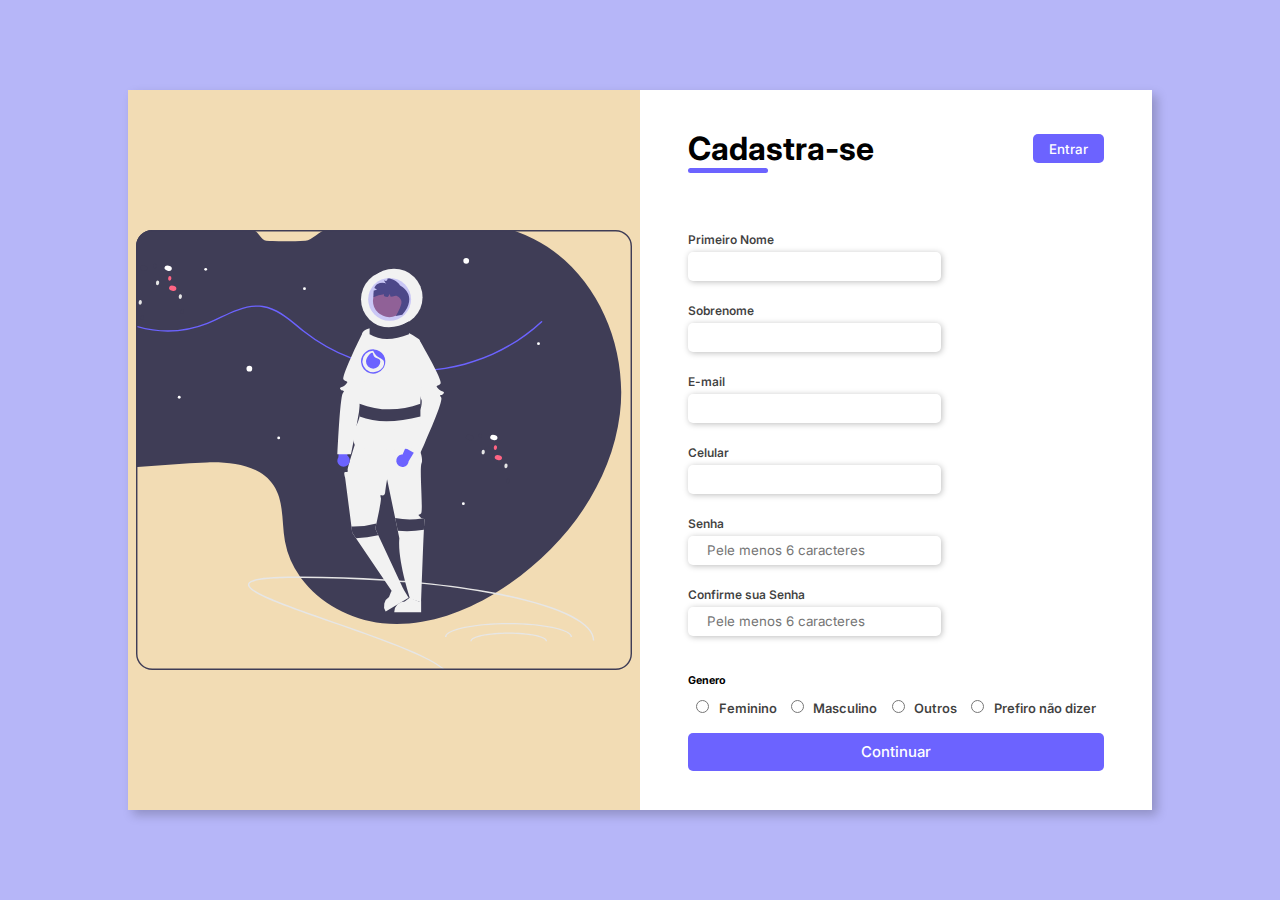
<file: index.html>
<!DOCTYPE html>
<html lang="pt-br">
<head>
    <meta charset="UTF-8">
    <meta name="viewport" content="width=device-width, initial-scale=1.0">
    <title>Formulário de Cadastro</title>
    <link rel="stylesheet" href="/assets/css/style.css">
</head>
<body>
    <div class="container">
        <div class="form-img">
            <img src="assets/img/undraw_to_the_moon_re_q21i.svg">
        </div>
            <div class="form">
                <form action="#" method="post">
                    <div class="form-header">
                        <div class="title">
                            <h1>Cadastra-se</h1>
                        </div>
                        <div class="login-button">
                            <button><a href="#">Entrar</a></button>
                        </div>
                    </div>

                        <div class="input-group">

                            <div class="input-box">
                                <label for="firtname">Primeiro Nome</label>
                                <input type="text" name="firtname" id="firtname" placeholder="" required>
                            </div>

                            <div class="input-box">
                                <label for="lasname">Sobrenome</label>
                                <input type="text" name="lasname" id="lasname" placeholder="" required>
                            </div>

                            <div class="input-box">
                                <label for="lasname">E-mail</label>
                                <input type="email" name="email" id="email" placeholder="" required>
                            </div>

                            <div class="input-box">
                                <label for="lasname">Celular</label>
                                <input type="number" name="celular" id="celular" placeholder="" required>
                            </div>

                            <div class="input-box">
                                <label for="password">Senha</label>
                                <input type="password" name="password" id="password" placeholder="Pele menos 6 caracteres" required>
                            </div>

                            <div class="input-box">
                                <label for="confirmpassword">Confirme sua Senha</label>
                                <input type="password" name="confirmpassword" id="confirmpassword" placeholder="Pele menos 6 caracteres" required>
                            </div>
                        </div>
                        <div class="gender-input">
                            <div class="gender-title">
                                <h6>Genero</h6>
                            </div>
                            <div class="gender-group">
                                <div class="gender-input">
                                    <input type="radio" name="female" id="female">
                                    <label for="female">Feminino</label>
                                </div>
    
                                <div class="gender-input">
                                    <input type="radio" name="male" id="female">
                                    <label for="male">Masculino</label>
                                </div>
    
                                <div class="gender-input">
                                    <input type="radio" name="other" id="other">
                                    <label for="other">Outros</label>
                                </div>
    
                                <div class="gender-input">
                                    <input type="radio" name="none" id="none">
                                    <label for="none">Prefiro não dizer</label>
                                </div>
                            </div>
                        </div>
    
                        <div class="continue-button">
                            <button><a href="#">Continuar</a></button>
                        </div>
                </form>
            </div>
        
    </div>
</body>
</html>
</file>
<file: assets/css/style.css>
@import url('https://fonts.googleapis.com/css2?family=Inter:wght@100;200;300;400;500;600&display=swap');

* {
    padding: 0;
    margin: 0;
    box-sizing: border-box;
    font-family: 'Inter', sans-serif;
}

body {
    width: 100%;
    height: 100vh;
    display: flex;
    justify-content: center;
    align-items: center;
    background-color: #0c0ce94d;
}

.container {
    width: 80%;
    height: 80vh;
    display: flex;
    box-shadow: 5px 5px 10px rgba(0, 0, 0, .212);
}

.form-img {
    width: 50%;
    display: flex;
    justify-content: center;
    align-items: center;
    background-color: #fde3a7d7;
    padding: 1rem;
}

.form-img>img {
    width: 31rem;
}

.form {
    width: 50%;
    display: flex;
    justify-content: center;
    align-items: center;
    flex-direction: column;
    background-color: #fff;
    padding: 3rem;
}

.form-header {
    margin-bottom: 3rem;
    display: flex;
    justify-content: space-between;
}

.login-button {
    display: flex;
    align-items: center;
}

.login-button button {
    border: none;
    background-color: #6c63ff;
    padding: 0.4rem 1rem;
    border-radius: 5px;
    cursor: pointer;
}

.login-button button:hover {
    background-color: #6b53fff1;
}

.login-button button a {
    text-decoration: none;
    font-weight: 500;
    color: #fff;
}

.form-header h1::after {
    content: '';
    display: block;
    width: 5rem;
    height: 0.3rem;
    margin: 0 auto;
    background-color: #6c63ff;
    position: absolute;
    border-radius: 10px;
}

.input-group {
    display: flex;
    flex-wrap: wrap;
    justify-content: space-between;
    padding: 1rem 0;
}

.input-box {
    display: flex;
    flex-direction: column;
    margin-bottom: 1.1rem;
}

.input-box input {
    margin: 0.3rem 0;
    padding: 0.4rem 1.2rem;
    border: none;
    border-radius: 5px;
    box-shadow: 1px 1px 6px #00000043;
}

.input-box input:hover {
    background-color: oldlace;
}

.input-box input:focus-visible {
    outline: 1px solid #6c63ff;
}

.input-box label,
.gender-titile {
    font-size: 0.75rem;
    font-weight: 600;
    color: #000000c0;
}

.input-box::placeholder {
    color: #000000be;
}

.gender-group {
    display: flex;
    justify-content: space-between;
    margin-top: 0.62rem;
    padding: 0 0.5rem;
}


.gender-input input {
    margin-right: 0.35rem;
}

.gender-input label {
    font-size: 0.81rem;
    font-weight: 600;
    color: #000000c0;
}

.continue-button button {
    width: 100%;
    margin-top: 1rem;
    border: none;
    background-color: #6c63ff;
    padding: 0.62rem;
    border-radius: 5px;
    cursor: pointer;
}

.continue-button button:hover {
    background-color: #6b53fff1;
}

.continue-button button a {
    text-decoration: none;
    font-size: 0.93rem;
    font-weight: 500;
    color: #fff;
}

@media screen and (max-width: 1230px) {
    .form-img {
        display: none;
    }

    .container {
        width: 50%;
    }

    .form {
        width: 100%;
    }
}

@media screen and (max-width: 1064px) {
    .container{
        width: 90%;
        height: auto;
    }
    .input-group{
        flex-direction: column;
        overflow-y: scroll;
        flex-wrap: nowrap;
        max-height: 10rem;
        padding-right: 5rem;
    }
    .gender-inputs{
        margin-top: 2rem;    
    }
    .gender-group{
        flex-direction: column;
    }
    .gender-input {
        margin-top: 0.5rem;
    }
}
</file>
